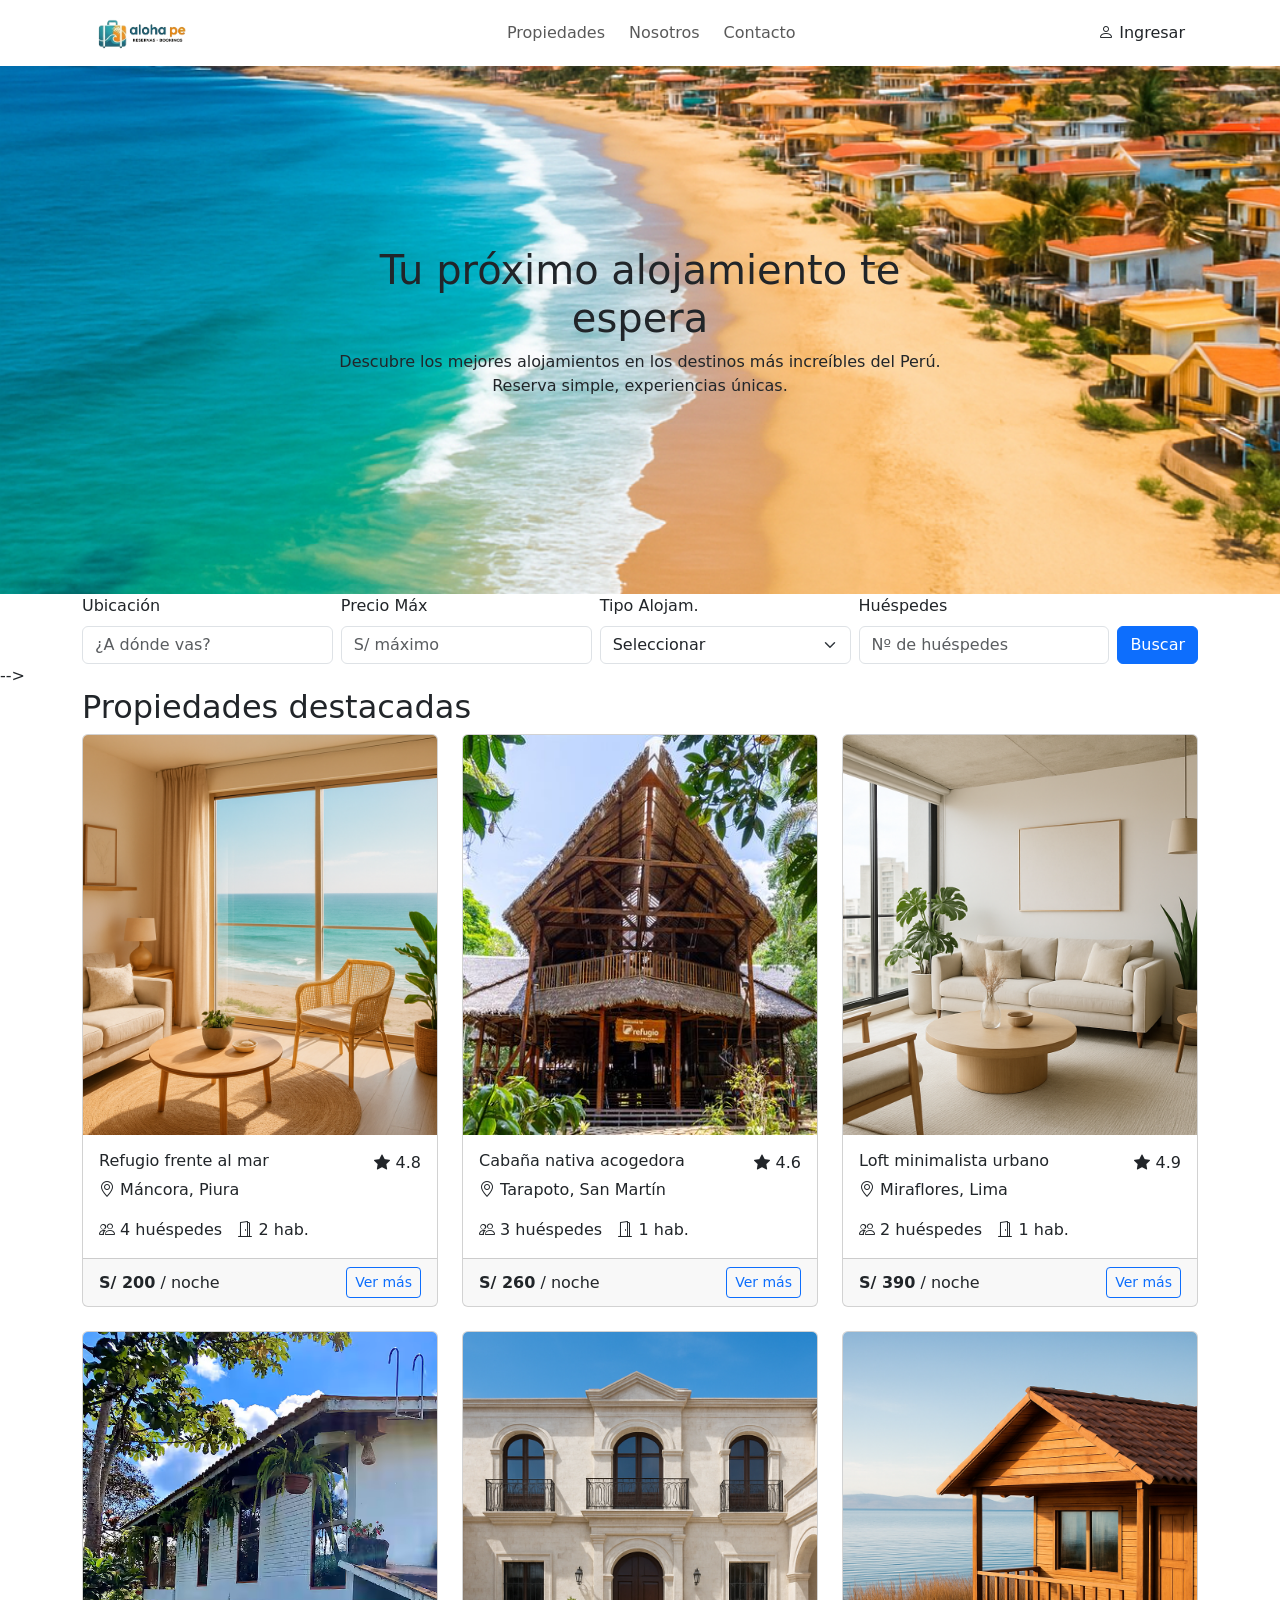
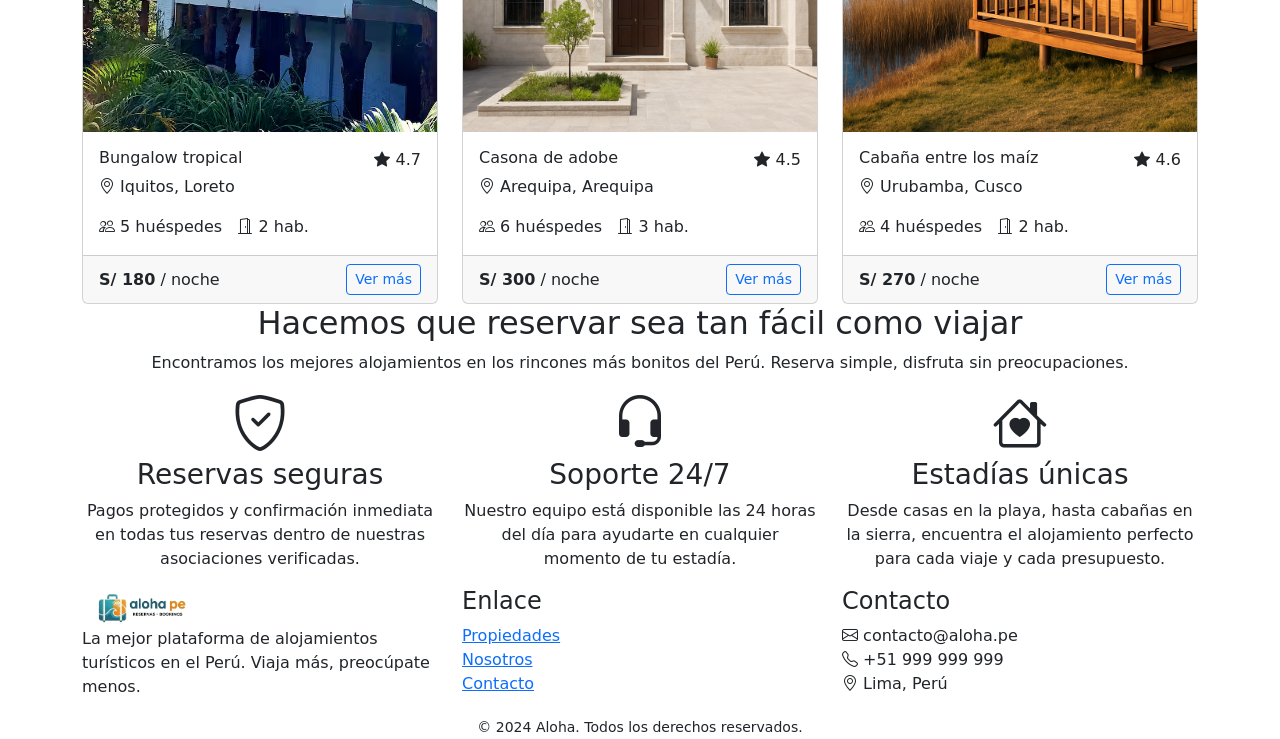
<file: index.html>
<!DOCTYPE html>
<html lang="es">
<head>
    <meta charset="UTF-8">
    <meta name="viewport" content="width=device-width, initial-scale=1.0">
    <title>Aloha</title>
    <link href="https://cdn.jsdelivr.net/npm/bootstrap@5.3.3/dist/css/bootstrap.min.css" rel="stylesheet">
    <link href="https://cdn.jsdelivr.net/npm/bootstrap-icons@1.11.3/font/bootstrap-icons.min.css" rel="stylesheet">
    <link href="https://fonts.googleapis.com/css2?family=Roboto:wght@400;700&display=swap" rel="stylesheet">
    <link rel="stylesheet" href="css/styles.css">

</head>
<body>

    <header>

        <nav class="navbar">
            <div class="container">
                <a class="navbar-brand" href="#">
                    <img src="images/logo.png" alt="Aloha logo" height="40">
                </a>
                <ul class="navbar-nav flex-row gap-4">
                    <li class="nav-item"><a class="nav-link" href="#propiedades">Propiedades</a></li>
                    <li class="nav-item"><a class="nav-link" href="#nosotros">Nosotros</a></li>
                    <li class="nav-item"><a class="nav-link" href="#contacto">Contacto</a></li>
                </ul>
                <a href="pages/inicio-sesion.html" class="btn">
                    <i class="bi bi-person"></i> Ingresar
                </a>
            </div>
        </nav>

        <section>
            <div class="container-fluid p-0 position-relative">
                <img src="images/hero-beach.png" alt="Playa paradisíaca" class="img-fluid w-100">
                <div class="position-absolute top-50 start-50 translate-middle text-center">
                    <h1>Tu próximo alojamiento te espera</h1>
                    <p>Descubre los mejores alojamientos en los destinos más increíbles del Perú. Reserva simple, experiencias únicas.</p>
                </div>
            </div>
        </section>

        <section>
            <div class="container">
                <form class="row g-2 align-items-end">
                    <div class="col-12 col-md">
                        <label for="ubicacion" class="form-label">Ubicación</label>
                        <input type="text" class="form-control" id="ubicacion" placeholder="¿A dónde vas?">
                    </div>
                    <div class="col-12 col-md">
                        <label for="precioMax" class="form-label">Precio Máx</label>
                        <input type="number" class="form-control" id="precioMax" placeholder="S/ máximo">
                    </div>
                    <div class="col-12 col-md">
                        <label for="tipoAlojam" class="form-label">Tipo Alojam.</label>
                        <select class="form-select" id="tipoAlojam">
                            <option value="" selected disabled>Seleccionar</option>
                            <option value="casa">Casa</option>
                            <option value="cabana">Cabaña</option>
                            <option value="departamento">Departamento</option>
                            <option value="hotel">Hotel</option>
                        </select>
                    </div>
                    <div class="col-12 col-md">
                        <label for="huespedes" class="form-label">Huéspedes</label>
                        <input type="number" class="form-control" id="huespedes" placeholder="Nº de huéspedes" min="1">
                    </div>
                    <div class="col-12 col-md-auto">
                        <button type="submit" class="btn btn-primary w-100">Buscar</button>
                    </div>
                </form>
            </div>
        </section>
    </header>

    <main>

    -->
    <section id="propiedades">
        <div class="container">
            <div class="d-flex justify-content-between align-items-center">
                <h2>Propiedades destacadas</h2>
            </div>
            <div class="row g-4">

                <div class="col-12 col-md-6 col-lg-4">
                    <article class="card h-100">
                        <img src="images/property-1.png" class="card-img-top" alt="Refugio frente al mar">
                        <div class="card-body">
                            <div class="d-flex justify-content-between">
                                <h3 class="card-title h6">Refugio frente al mar</h3>
                                <span><i class="bi bi-star-fill"></i> 4.8</span>
                            </div>
                            <p class="card-text"><i class="bi bi-geo-alt"></i> Máncora, Piura</p>
                            <p class="card-text">
                                <i class="bi bi-people"></i> 4 huéspedes &nbsp;
                                <i class="bi bi-door-open"></i> 2 hab.
                            </p>
                        </div>
                        <div class="card-footer d-flex justify-content-between align-items-center">
                            <span><strong>S/ 200</strong> / noche</span>
                            <a href="pages/detail.html" class="btn btn-sm btn-outline-primary">Ver más</a>
                        </div>
                    </article>
                </div>

                <div class="col-12 col-md-6 col-lg-4">
                    <article class="card h-100">
                        <img src="images/property-2.jpg" class="card-img-top" alt="Cabaña nativa acogedora">
                        <div class="card-body">
                            <div class="d-flex justify-content-between">
                                <h3 class="card-title h6">Cabaña nativa acogedora</h3>
                                <span><i class="bi bi-star-fill"></i> 4.6</span>
                            </div>
                            <p class="card-text"><i class="bi bi-geo-alt"></i> Tarapoto, San Martín</p>
                            <p class="card-text">
                                <i class="bi bi-people"></i> 3 huéspedes &nbsp;
                                <i class="bi bi-door-open"></i> 1 hab.
                            </p>
                        </div>
                        <div class="card-footer d-flex justify-content-between align-items-center">
                            <span><strong>S/ 260</strong> / noche</span>
                            <a href="pages/detail.html" class="btn btn-sm btn-outline-primary">Ver más</a>
                        </div>
                    </article>
                </div>

                <div class="col-12 col-md-6 col-lg-4">
                    <article class="card h-100">
                        <img src="images/property-3.png" class="card-img-top" alt="Loft minimalista urbano">
                        <div class="card-body">
                            <div class="d-flex justify-content-between">
                                <h3 class="card-title h6">Loft minimalista urbano</h3>
                                <span><i class="bi bi-star-fill"></i> 4.9</span>
                            </div>
                            <p class="card-text"><i class="bi bi-geo-alt"></i> Miraflores, Lima</p>
                            <p class="card-text">
                                <i class="bi bi-people"></i> 2 huéspedes &nbsp;
                                <i class="bi bi-door-open"></i> 1 hab.
                            </p>
                        </div>
                        <div class="card-footer d-flex justify-content-between align-items-center">
                            <span><strong>S/ 390</strong> / noche</span>
                            <a href="pages/detail.html" class="btn btn-sm btn-outline-primary">Ver más</a>
                        </div>
                    </article>
                </div>

                <div class="col-12 col-md-6 col-lg-4">
                    <article class="card h-100">
                        <img src="images/property-4.png" class="card-img-top" alt="Bungalow tropical">
                        <div class="card-body">
                            <div class="d-flex justify-content-between">
                                <h3 class="card-title h6">Bungalow tropical</h3>
                                <span><i class="bi bi-star-fill"></i> 4.7</span>
                            </div>
                            <p class="card-text"><i class="bi bi-geo-alt"></i> Iquitos, Loreto</p>
                            <p class="card-text">
                                <i class="bi bi-people"></i> 5 huéspedes &nbsp;
                                <i class="bi bi-door-open"></i> 2 hab.
                            </p>
                        </div>
                        <div class="card-footer d-flex justify-content-between align-items-center">
                            <span><strong>S/ 180</strong> / noche</span>
                            <a href="pages/detail.html" class="btn btn-sm btn-outline-primary">Ver más</a>
                        </div>
                    </article>
                </div>

                <div class="col-12 col-md-6 col-lg-4">
                    <article class="card h-100">
                        <img src="images/property-5.png" class="card-img-top" alt="Casona de adobe">
                        <div class="card-body">
                            <div class="d-flex justify-content-between">
                                <h3 class="card-title h6">Casona de adobe</h3>
                                <span><i class="bi bi-star-fill"></i> 4.5</span>
                            </div>
                            <p class="card-text"><i class="bi bi-geo-alt"></i> Arequipa, Arequipa</p>
                            <p class="card-text">
                                <i class="bi bi-people"></i> 6 huéspedes &nbsp;
                                <i class="bi bi-door-open"></i> 3 hab.
                            </p>
                        </div>
                        <div class="card-footer d-flex justify-content-between align-items-center">
                            <span><strong>S/ 300</strong> / noche</span>
                            <a href="pages/detail.html" class="btn btn-sm btn-outline-primary">Ver más</a>
                        </div>
                    </article>
                </div>

                <div class="col-12 col-md-6 col-lg-4">
                    <article class="card h-100">
                        <img src="images/property-6.png" class="card-img-top" alt="Cabaña entre los maíz">
                        <div class="card-body">
                            <div class="d-flex justify-content-between">
                                <h3 class="card-title h6">Cabaña entre los maíz</h3>
                                <span><i class="bi bi-star-fill"></i> 4.6</span>
                            </div>
                            <p class="card-text"><i class="bi bi-geo-alt"></i> Urubamba, Cusco</p>
                            <p class="card-text">
                                <i class="bi bi-people"></i> 4 huéspedes &nbsp;
                                <i class="bi bi-door-open"></i> 2 hab.
                            </p>
                        </div>
                        <div class="card-footer d-flex justify-content-between align-items-center">
                            <span><strong>S/ 270</strong> / noche</span>
                            <a href="pages/detail.html" class="btn btn-sm btn-outline-primary">Ver más</a>
                        </div>
                    </article>
                </div>

            </div>
        </div>
    </section>

        <section id="nosotros">
            <div class="container">
                <div class="text-center">
                    <h2>Hacemos que reservar sea tan fácil como viajar</h2>
                    <p>Encontramos los mejores alojamientos en los rincones más bonitos del Perú. Reserva simple, disfruta sin preocupaciones.</p>
                </div>
                <div class="row g-4 text-center">
                    <div class="col-12 col-md-4">
                        <i class="bi bi-shield-check display-4"></i>
                        <h3>Reservas seguras</h3>
                        <p>Pagos protegidos y confirmación inmediata en todas tus reservas dentro de nuestras asociaciones verificadas.</p>
                    </div>
                    <div class="col-12 col-md-4">
                        <i class="bi bi-headset display-4"></i>
                        <h3>Soporte 24/7</h3>
                        <p>Nuestro equipo está disponible las 24 horas del día para ayudarte en cualquier momento de tu estadía.</p>
                    </div>
                    <div class="col-12 col-md-4">
                        <i class="bi bi-house-heart display-4"></i>
                        <h3>Estadías únicas</h3>
                        <p>Desde casas en la playa, hasta cabañas en la sierra, encuentra el alojamiento perfecto para cada viaje y cada presupuesto.</p>
                    </div>
                </div>
            </div>
        </section>
    </main>


    <footer id="contacto">
        <div class="container">
            <div class="row g-4">
                <div class="col-12 col-md-4">
                    <img src="images/logo.png" alt="Aloha logo" height="40">
                    <p>La mejor plataforma de alojamientos turísticos en el Perú. Viaja más, preocúpate menos.</p>
                </div>
                <div class="col-12 col-md-4">
                    <h4>Enlace</h4>
                    <ul class="list-unstyled">
                        <li><a href="#propiedades">Propiedades</a></li>
                        <li><a href="#nosotros">Nosotros</a></li>
                        <li><a href="#contacto">Contacto</a></li>
                    </ul>
                </div>
                <div class="col-12 col-md-4">
                    <h4>Contacto</h4>
                    <ul class="list-unstyled">
                        <li><i class="bi bi-envelope"></i> contacto@aloha.pe</li>
                        <li><i class="bi bi-telephone"></i> +51 999 999 999</li>
                        <li><i class="bi bi-geo-alt"></i> Lima, Perú</li>
                    </ul>
                </div>
            </div>
            <div class="text-center">
                <small>© 2024 Aloha. Todos los derechos reservados.</small>
            </div>
        </div>
    </footer>

</body>
</html>
</file>
<file: css/styles.css>
.card-img-top {
    height: 400px;
    object-fit: cover;
}
</file>
